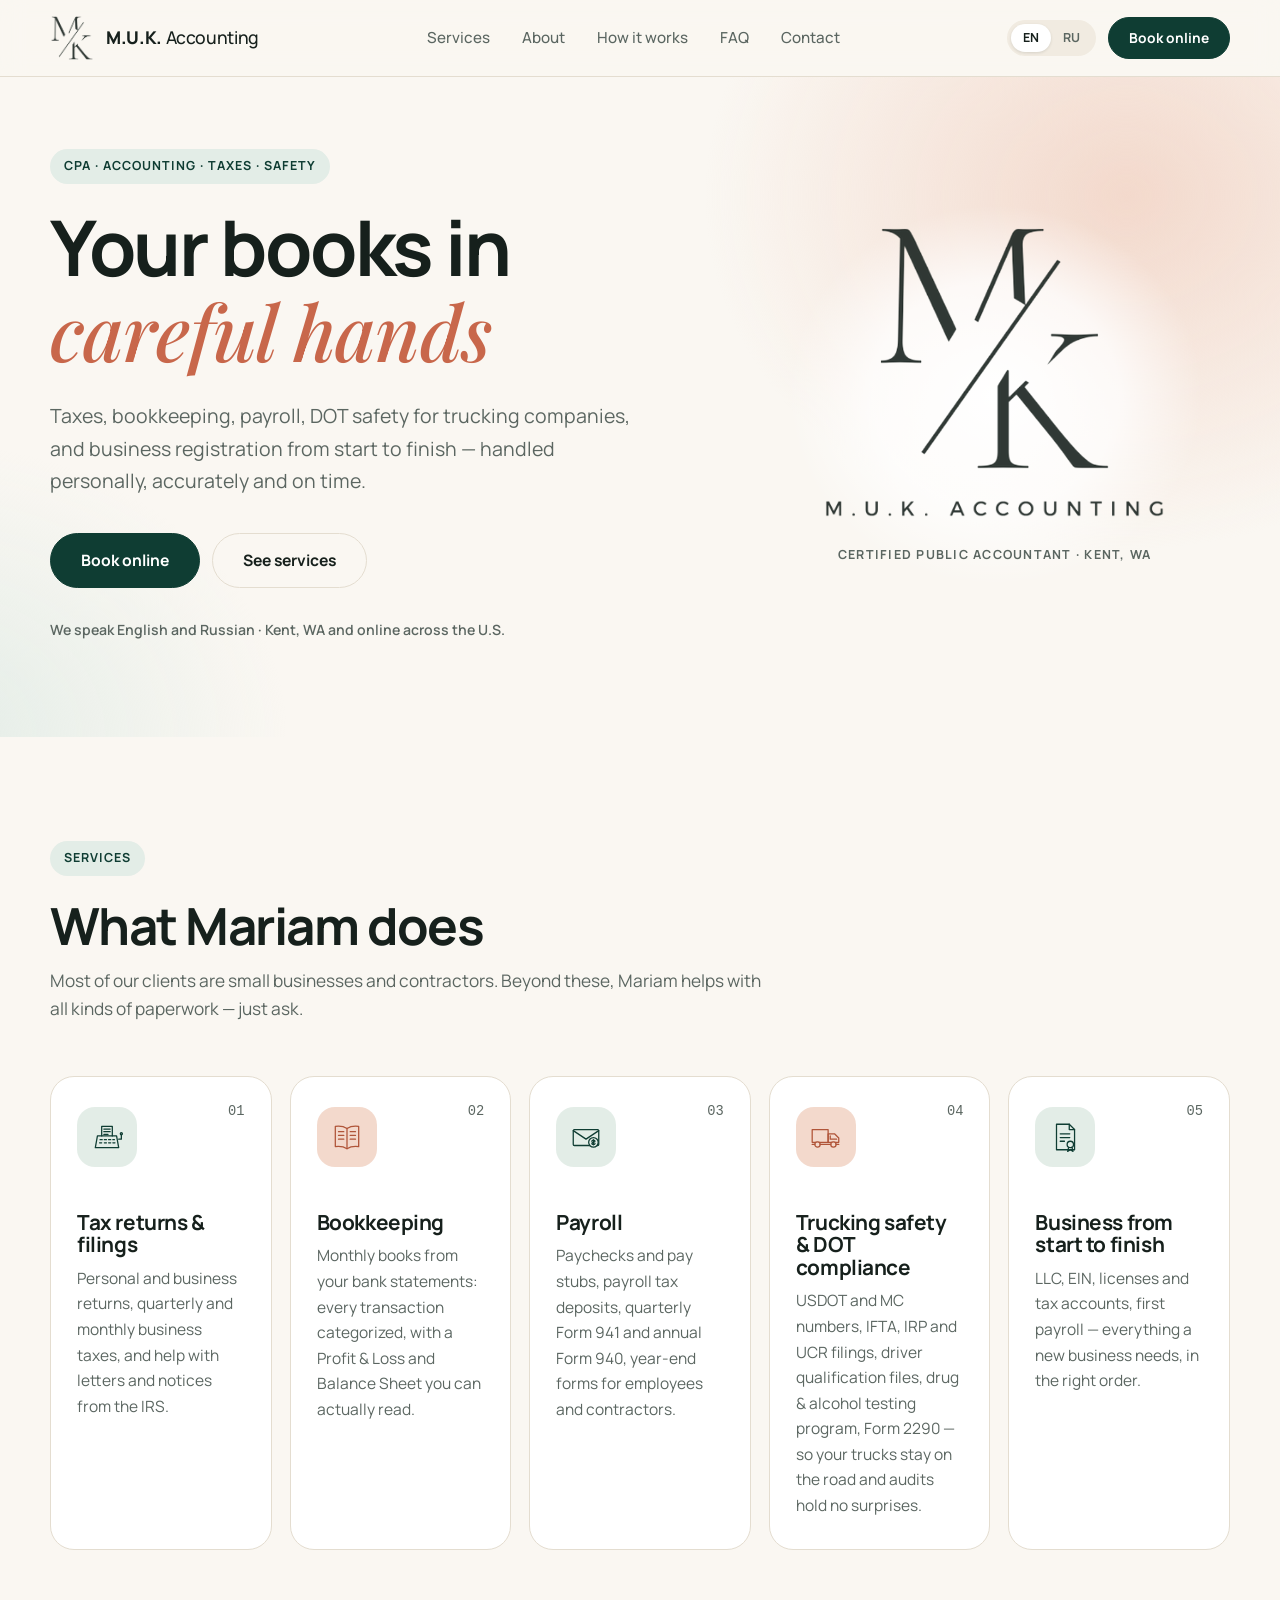
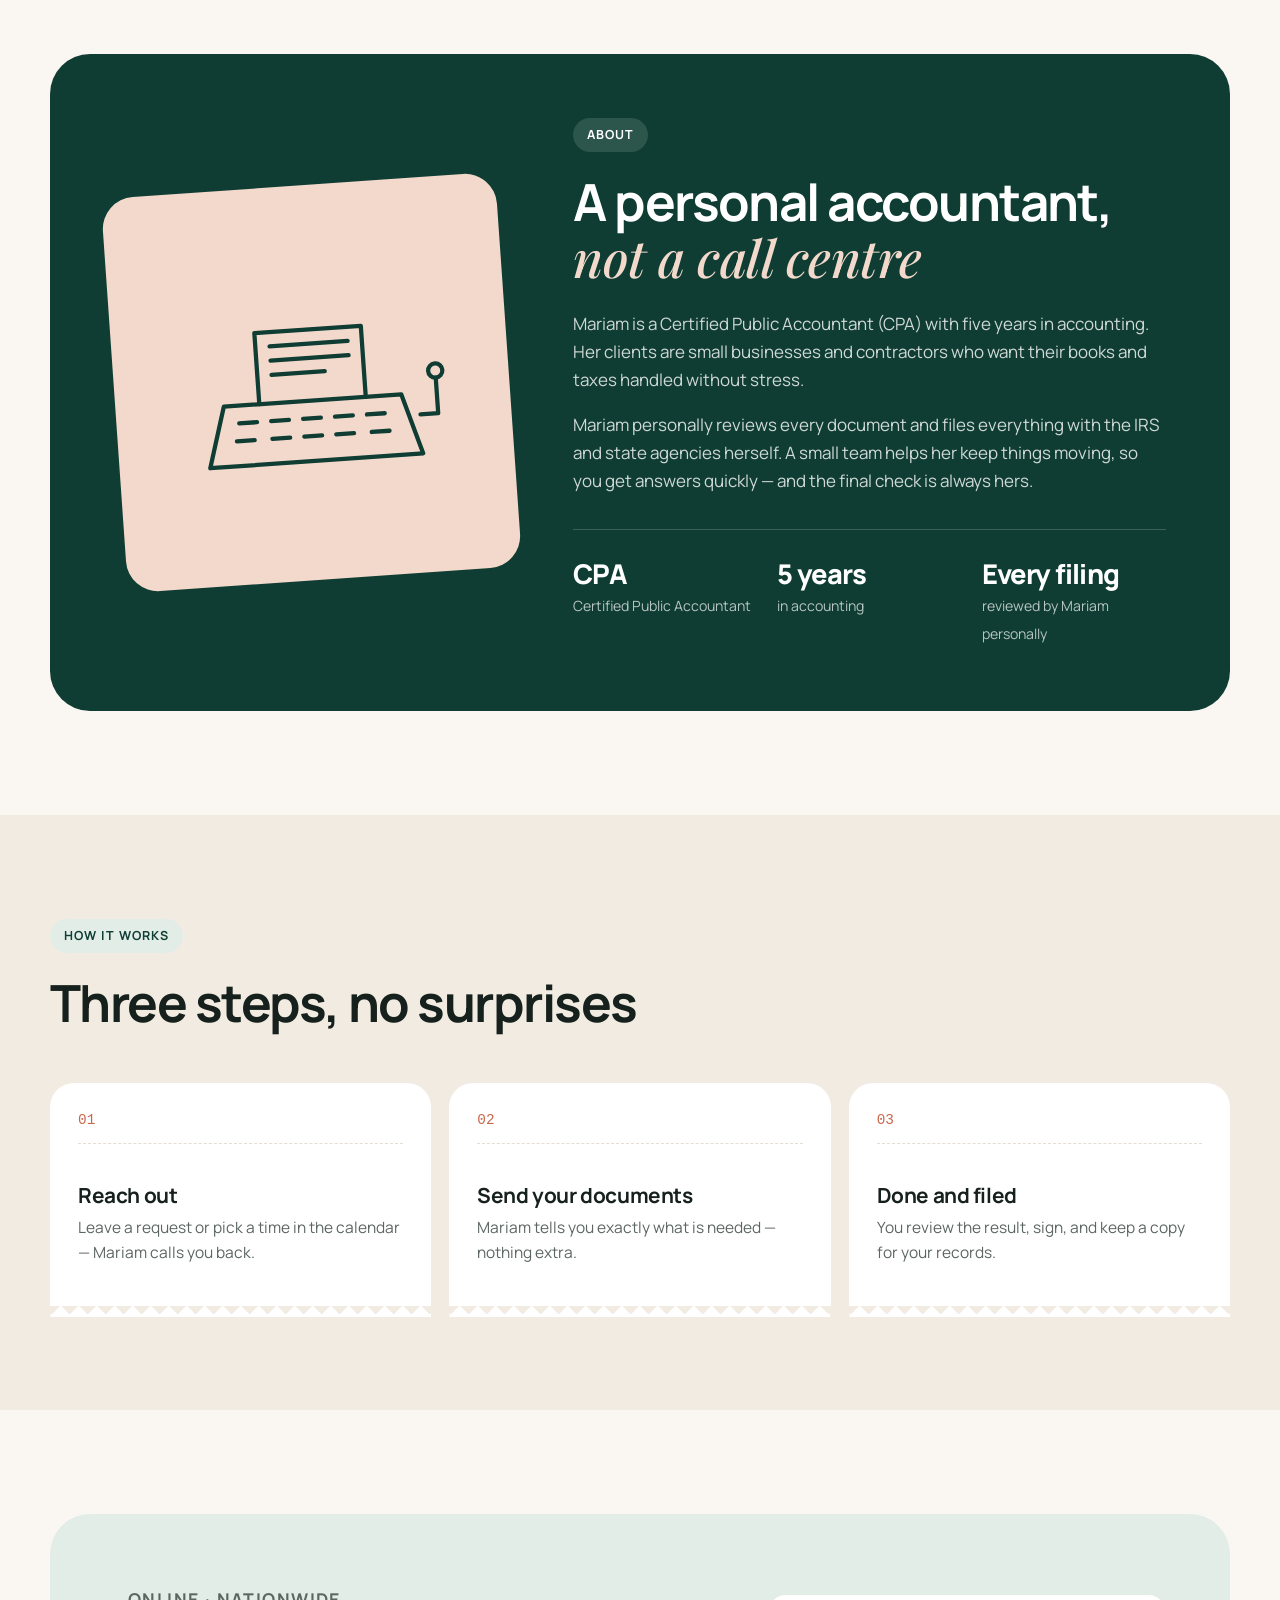
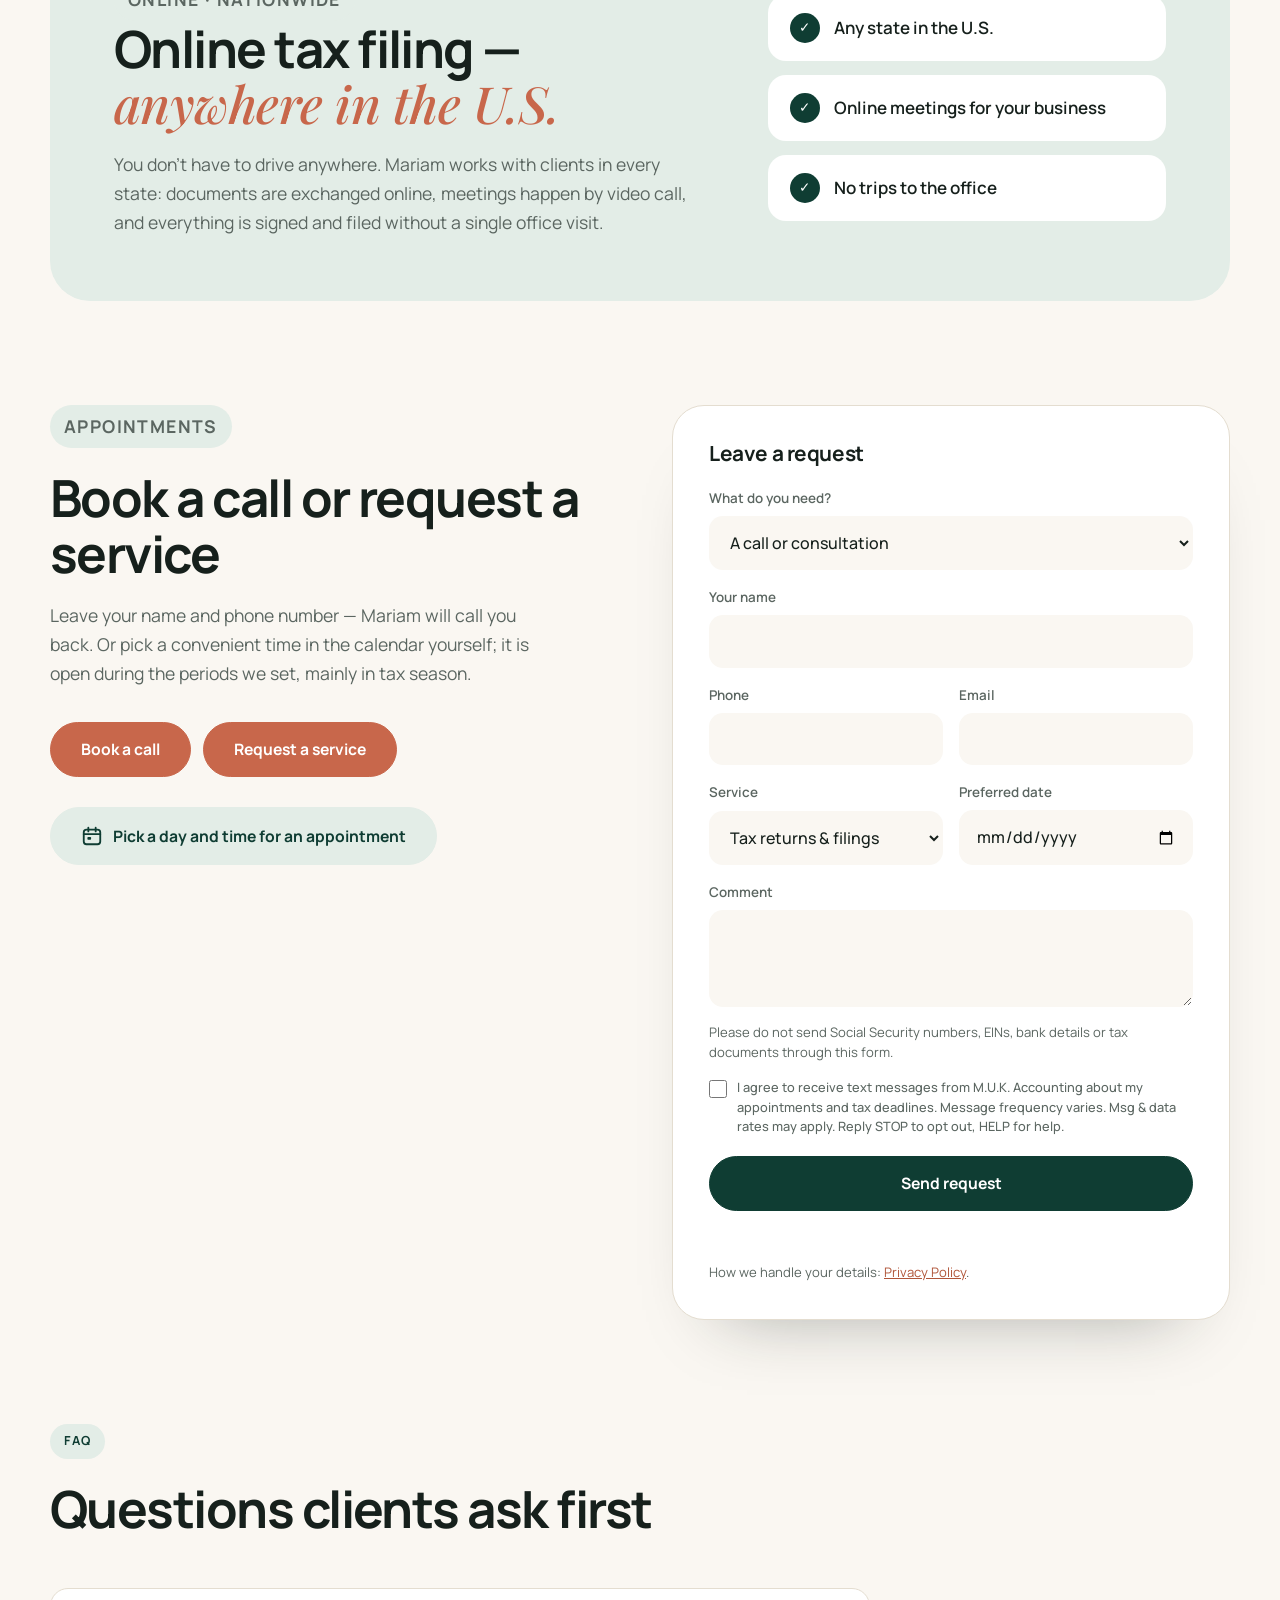
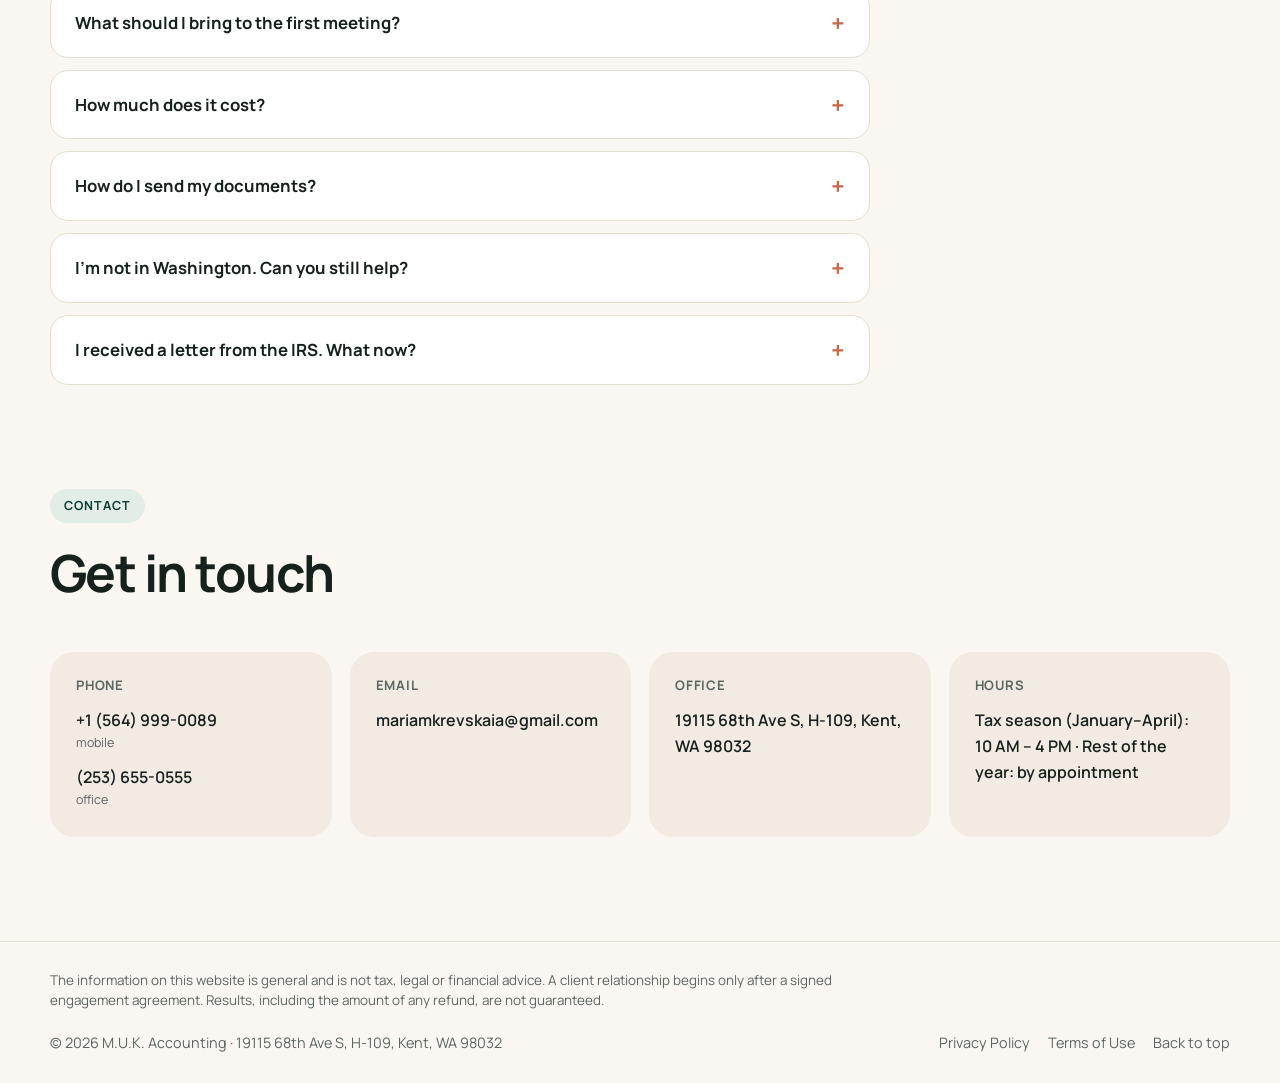
<file: index.html>
<!doctype html>
<html lang="en">
<head>
  <meta charset="utf-8">
  <meta name="viewport" content="width=device-width, initial-scale=1">
  <title>M.U.K. Accounting — CPA in Kent, WA · Taxes, Bookkeeping &amp; Payroll</title>
  <meta name="description" content="M.U.K. Accounting, Kent, WA: CPA services — tax returns, bookkeeping, payroll, DOT safety compliance for trucking companies, and business registration for small businesses and contractors. In person or online anywhere in the U.S.">
  <link rel="icon" href="images/favicon-32.png?v=4" type="image/png" sizes="32x32">
  <link rel="icon" href="images/favicon-192.png?v=4" type="image/png" sizes="192x192">
  <link rel="apple-touch-icon" href="images/apple-touch-icon.png?v=4">
  <meta property="og:type" content="website">
  <meta property="og:site_name" content="M.U.K. Accounting">
  <meta property="og:url" content="https://mukaccounting.net/">
  <meta property="og:title" content="M.U.K. Accounting — CPA in Kent, WA">
  <meta property="og:description" content="Tax returns, bookkeeping, payroll and business registration for small businesses and contractors. Kent, WA and online anywhere in the U.S. English · Русский.">
  <meta property="og:image" content="https://mukaccounting.net/images/og.jpg?v=4">
  <meta property="og:image:width" content="1200">
  <meta property="og:image:height" content="630">
  <meta property="og:image:alt" content="M.U.K. Accounting — taxes & bookkeeping in the U.S.">
  <meta property="og:locale" content="en_US">
  <meta property="og:locale:alternate" content="ru_RU">
  <meta name="twitter:card" content="summary_large_image">
  <meta name="twitter:title" content="M.U.K. Accounting — CPA in Kent, WA">
  <meta name="twitter:description" content="Tax returns, bookkeeping, payroll and business registration for small businesses and contractors. Kent, WA and online anywhere in the U.S. English · Русский.">
  <meta name="twitter:image" content="https://mukaccounting.net/images/og.jpg?v=4">
  <link rel="preconnect" href="https://fonts.googleapis.com">
  <link rel="preconnect" href="https://fonts.gstatic.com" crossorigin>
  <link href="https://fonts.googleapis.com/css2?family=Manrope:wght@400;500;600;700;800&family=Playfair+Display:ital,wght@1,500;1,600&display=swap" rel="stylesheet">
  <link rel="stylesheet" href="styles.css?v=20261009h">
</head>
<body>

<header class="site-header">
  <div class="wrap header-row">
    <a class="brand" href="#top" aria-label="M.U.K. Accounting">
      <img class="brand-mark" src="images/logo-mark.png?v=4" alt="">
      <span class="brand-text"><strong>M.U.K.</strong> Accounting</span>
    </a>
    <nav class="nav" id="nav">
      <a href="#services" data-i18n="nav.services">Services</a>
      <a href="#about" data-i18n="nav.about">About</a>
      <a href="#process" data-i18n="nav.process">How it works</a>
      <a href="#faq" data-i18n="nav.faq">FAQ</a>
      <a href="#contact" data-i18n="nav.contact">Contact</a>
    </nav>
    <div class="header-actions">
      <div class="lang" role="group" aria-label="Language">
        <button type="button" data-lang="en" class="is-active">EN</button>
        <button type="button" data-lang="ru">RU</button>
      </div>
      <a class="btn btn-small" href="#booking" data-i18n="cta.book">Book online</a>
      <button class="burger" id="burger" type="button" aria-label="Menu" aria-expanded="false"><span></span><span></span><span></span></button>
    </div>
  </div>
</header>

<main id="top">

  <section class="hero">
    <div class="wrap hero-grid">
      <div class="hero-copy">
        <p class="eyebrow" data-i18n="hero.eyebrow">CPA · Accounting · Taxes · Safety</p>
        <h1 data-i18n="hero.title">Your books in <em>careful hands</em></h1>
        <p class="lead" data-i18n="hero.lead">Taxes, bookkeeping, payroll, DOT safety for trucking companies, and business registration from start to finish — handled personally, accurately and on time.</p>
        <div class="hero-buttons">
          <a class="btn" href="#booking" data-i18n="cta.book">Book online</a>
          <a class="btn btn-ghost" href="#services" data-i18n="cta.services">See services</a>
        </div>
        <p class="hero-note" data-i18n="hero.note">We speak English and Russian · Kent, WA and online across the U.S.</p>
      </div>

      <div class="logo-panel">
        <div class="logo-stage">
          <img class="logo-big" src="images/logo-mark.png?v=4" alt="">
          <img class="logo-wordmark" src="images/logo-wordmark.png?v=5" alt="M.U.K. Accounting">
          <div class="logo-sub" data-i18n="hero.logoSub">Certified Public Accountant · Kent, WA</div>
        </div>
      </div>
    </div>
  </section>

  <section class="services" id="services">
    <div class="wrap">
      <header class="section-head">
        <p class="eyebrow" data-i18n="services.eyebrow">Services</p>
        <h2 data-i18n="services.title">What Mariam does</h2>
        <p class="section-sub" data-i18n="services.sub">Most of our clients are small businesses and contractors. Beyond these, Mariam helps with all kinds of paperwork — just ask.</p>
      </header>

      <div class="cards">
        <article class="card">
          <span class="num">01</span>
          <svg class="icon" viewBox="0 0 64 64" aria-hidden="true"><path d="M14 30h36l4 22H10z"/><path d="M22 30V12h20v18"/><path d="M26 17h12M26 22h12M26 27h8"/><path d="M19 37h4M27 37h4M35 37h4M43 37h3M18 43h4M27 43h4M35 43h4M43 43h4"/><path d="M54 36h5v-8"/><circle cx="59" cy="26" r="2"/></svg>
          <h3 data-i18n="s1.title">Tax returns &amp; filings</h3>
          <p data-i18n="s1.text">Personal and business returns, quarterly and monthly business taxes, and help with letters and notices from the IRS.</p>
        </article>
        <article class="card">
          <span class="num">02</span>
          <svg class="icon" viewBox="0 0 64 64" aria-hidden="true"><path d="M32 16c-6-4-14-5-22-4v38c8-1 16 0 22 4 6-4 14-5 22-4V12c-8-1-16 0-22 4z"/><path d="M32 16v38"/><path d="M16 22h10M16 29h10M16 36h10M38 22h10M38 29h10M38 36h10"/></svg>
          <h3 data-i18n="s2.title">Bookkeeping</h3>
          <p data-i18n="s2.text">Monthly books from your bank statements: every transaction categorized, with a Profit &amp; Loss and Balance Sheet you can actually read.</p>
        </article>
        <article class="card">
          <span class="num">03</span>
          <svg class="icon" viewBox="0 0 64 64" aria-hidden="true"><rect x="8" y="18" width="48" height="30" rx="2"/><path d="M8 20l24 16 24-16"/><circle cx="46" cy="42" r="9" class="fill"/><path d="M46 37v10M43 40c0-3 6-3 6 0s-6 1-6 4 6 3 6 0"/></svg>
          <h3 data-i18n="s3.title">Payroll</h3>
          <p data-i18n="s3.text">Paychecks and pay stubs, payroll tax deposits, quarterly Form 941 and annual Form 940, year-end forms for employees and contractors.</p>
        </article>
        <article class="card">
          <span class="num">04</span>
          <svg class="icon" viewBox="0 0 64 64" aria-hidden="true"><path d="M6 18h30v24H6z"/><path d="M36 26h12l8 8v8H36z"/><path d="M40 30v6h12"/><circle cx="16" cy="46" r="5" class="fill"/><circle cx="46" cy="46" r="5" class="fill"/><path d="M21 46h20M6 46h5M51 46h5"/></svg>
          <h3 data-i18n="s5.title">Trucking safety &amp; DOT compliance</h3>
          <p data-i18n="s5.text">USDOT and MC numbers, IFTA, IRP and UCR filings, driver qualification files, drug &amp; alcohol testing program, Form 2290 — so your trucks stay on the road and audits hold no surprises.</p>
        </article>
        <article class="card">
          <span class="num">05</span>
          <svg class="icon" viewBox="0 0 64 64" aria-hidden="true"><path d="M16 8h24l10 10v38H16z"/><path d="M40 8v10h10"/><path d="M23 26h18M23 33h18M23 40h8"/><circle cx="42" cy="46" r="6"/><path d="M39 51l-2 8 5-3 5 3-2-8"/></svg>
          <h3 data-i18n="s4.title">Business from start to finish</h3>
          <p data-i18n="s4.text">LLC, EIN, licenses and tax accounts, first payroll — everything a new business needs, in the right order.</p>
        </article>
      </div>
    </div>
  </section>

  <section class="about" id="about">
    <div class="wrap about-grid">
      <div class="gallery" aria-hidden="true">
        <div class="painting painting-b">
          <svg viewBox="0 0 160 120"><path d="M30 70h100l10 34H20z"/><path d="M50 70V30h60v40"/><path d="M58 38h44M58 46h44M58 54h30"/><path d="M38 80h10M56 80h10M74 80h10M92 80h10M110 80h10M36 90h10M56 90h10M74 90h10M92 90h10M112 90h10"/><path d="M140 82h10V62"/><circle cx="150" cy="58" r="4"/></svg>
        </div>
      </div>
      <div class="about-copy">
        <p class="eyebrow" data-i18n="about.eyebrow">About</p>
        <h2 data-i18n="about.title">A personal accountant, <em>not a call centre</em></h2>
        <p data-i18n="about.p1">Mariam is a Certified Public Accountant (CPA) with five years in accounting. Her clients are small businesses and contractors who want their books and taxes handled without stress.</p>
        <p data-i18n="about.p2">Mariam personally reviews every document and files everything with the IRS and state agencies herself. A small team helps her keep things moving, so you get answers quickly — and the final check is always hers.</p>
        <ul class="facts">
          <li><strong data-i18n="fact1.n">CPA</strong><span data-i18n="fact1.t">Certified Public Accountant</span></li>
          <li><strong data-i18n="fact2.n">5 years</strong><span data-i18n="fact2.t">in accounting</span></li>
          <li><strong data-i18n="fact3.n">Every filing</strong><span data-i18n="fact3.t">reviewed by Mariam personally</span></li>
        </ul>
      </div>
    </div>
  </section>

  <section class="process" id="process">
    <div class="wrap">
      <header class="section-head">
        <p class="eyebrow" data-i18n="process.eyebrow">How it works</p>
        <h2 data-i18n="process.title">Three steps, no surprises</h2>
      </header>
      <ol class="tape">
        <li><span class="tape-n">01</span><div><h3 data-i18n="p1.title">Reach out</h3><p data-i18n="p1.text">Leave a request or pick a time in the calendar — Mariam calls you back.</p></div></li>
        <li><span class="tape-n">02</span><div><h3 data-i18n="p2.title">Send your documents</h3><p data-i18n="p2.text">Mariam tells you exactly what is needed — nothing extra.</p></div></li>
        <li><span class="tape-n">03</span><div><h3 data-i18n="p3.title">Done and filed</h3><p data-i18n="p3.text">You review the result, sign, and keep a copy for your records.</p></div></li>
      </ol>
    </div>
  </section>

  <section class="online" id="online">
    <div class="wrap online-grid">
      <div>
        <p class="eyebrow" data-i18n="online.eyebrow">Online · nationwide</p>
        <h2 data-i18n="online.title">Online tax filing — <em>anywhere in the U.S.</em></h2>
        <p data-i18n="online.text">You don't have to drive anywhere. Mariam works with clients in every state: documents are exchanged online, meetings happen by video call, and everything is signed and filed without a single office visit.</p>
      </div>
      <ul class="online-points">
        <li data-i18n="online.p1">Any state in the U.S.</li>
        <li data-i18n="online.p2">Online meetings for your business</li>
        <li data-i18n="online.p3">No trips to the office</li>
      </ul>
    </div>
  </section>

  <section class="booking" id="booking">
    <div class="wrap booking-grid">
      <div class="booking-copy">
        <p class="eyebrow" data-i18n="booking.eyebrow">Appointments</p>
        <h2 data-i18n="booking.title">Book a call or request a service</h2>
        <p data-i18n="booking.text">Choose what you need: a short call with Mariam or a specific service. Online booking is open during the periods we set — mainly in tax season. At other times, leave a request and Mariam will get back to you.</p>
        <div class="booking-actions">
          <a class="btn btn-clay" id="call-link" href="#booking-form" data-type="call" data-i18n="booking.open">Book a call</a>
          <a class="btn btn-ghost" id="service-link" href="#booking-form" data-type="service" data-i18n="booking.service">Request a service</a>
        </div>
        <div class="booking-alt" id="booking-alt">
          <a class="btn btn-calendar" id="booking-link" href="#booking-form">
            <svg viewBox="0 0 24 24" aria-hidden="true"><rect x="3" y="5" width="18" height="16" rx="3"/><path d="M3 10h18M8 3v4M16 3v4"/><rect x="7" y="13" width="4" height="3" rx="0.8" class="fill"/></svg>
            <span data-i18n="booking.calendar">Pick a day and time for an appointment</span>
          </a>
        </div>
      </div>

      <form class="booking-form" id="booking-form" novalidate>
        <h3 data-i18n="form.title">Leave a request</h3>
        <label><span data-i18n="form.type">What do you need?</span>
          <select name="type" id="form-type">
            <option value="call" data-i18n="form.typeCall">A call or consultation</option>
            <option value="service" data-i18n="form.typeService">A service: taxes, bookkeeping, payroll…</option>
          </select>
        </label>
        <label><span data-i18n="form.name">Your name</span><input name="name" type="text" autocomplete="name" required></label>
        <input class="hp" name="website" type="text" tabindex="-1" autocomplete="off" aria-hidden="true">
        <div class="row">
          <label><span data-i18n="form.phone">Phone</span><input name="phone" type="tel" autocomplete="tel" required></label>
          <label><span data-i18n="form.email">Email</span><input name="email" type="email" autocomplete="email"></label>
        </div>
        <div class="row">
          <label><span data-i18n="form.service">Service</span>
            <select name="service">
              <option data-i18n="s1.title">Tax returns &amp; filings</option>
              <option data-i18n="s2.title">Bookkeeping</option>
              <option data-i18n="s3.title">Payroll</option>
              <option data-i18n="s5.title">Trucking safety &amp; DOT compliance</option>
              <option data-i18n="s4.title">Business from start to finish</option>
              <option data-i18n="form.other">Other</option>
            </select>
          </label>
          <label><span data-i18n="form.date">Preferred date</span><input name="date" type="date"></label>
        </div>
        <label><span data-i18n="form.msg">Comment</span><textarea name="message" rows="3"></textarea></label>
        <p class="form-note" data-i18n="form.note">Please do not send Social Security numbers, EINs, bank details or tax documents through this form.</p>
        <label class="consent">
          <input name="sms" type="checkbox" value="yes">
          <span data-i18n="form.sms">I agree to receive text messages from M.U.K. Accounting about my appointments and tax deadlines. Message frequency varies. Msg &amp; data rates may apply. Reply STOP to opt out, HELP for help.</span>
        </label>
        <button class="btn" type="submit" data-i18n="form.send">Send request</button>
        <p class="form-status" id="form-status" role="status"></p>
        <p class="form-note" data-i18n="form.privacy">How we handle your details: <a href="privacy.html">Privacy Policy</a>.</p>
      </form>
    </div>
  </section>

  <section class="faq" id="faq">
    <div class="wrap">
      <header class="section-head">
        <p class="eyebrow" data-i18n="faq.eyebrow">FAQ</p>
        <h2 data-i18n="faq.title">Questions clients ask first</h2>
      </header>
      <div class="faq-list">
        <details>
          <summary data-i18n="q1.q">What should I bring to the first meeting?</summary>
          <p data-i18n="q1.a">Your bank statements for the period, last year's tax return if you have one, and payroll details if you have employees. After you book, Mariam sends a short list of exactly what is needed in your case.</p>
        </details>
        <details>
          <summary data-i18n="q2.q">How much does it cost?</summary>
          <p data-i18n="q2.a">There is no fixed price list: the fee depends on the amount of work and is agreed per month, quarter or year. You get a quote after a short conversation, before any work starts.</p>
        </details>
        <details>
          <summary data-i18n="q3.q">How do I send my documents?</summary>
          <p data-i18n="q3.a">Not through this website. After you book, Mariam will explain a safe way to share your documents. Never email Social Security numbers or bank details.</p>
        </details>
        <details>
          <summary data-i18n="q4.q">I'm not in Washington. Can you still help?</summary>
          <p data-i18n="q4.a">Yes. Mariam works with clients in any state: the meeting is a video call, documents are shared online, and nothing requires a visit to the office.</p>
        </details>
        <details>
          <summary data-i18n="q5.q">I received a letter from the IRS. What now?</summary>
          <p data-i18n="q5.a">Don't put it aside: most notices have a deadline. Book a time and bring the letter — Mariam will explain what it means and how to respond.</p>
        </details>
      </div>
    </div>
  </section>

  <section class="contact" id="contact">
    <div class="wrap">
      <header class="section-head">
        <p class="eyebrow" data-i18n="contact.eyebrow">Contact</p>
        <h2 data-i18n="contact.title">Get in touch</h2>
      </header>
      <div class="contact-grid">
        <div class="contact-item">
          <h3 data-i18n="contact.phone">Phone</h3>
          <a id="c-phone" href="#">[mobile]</a><span class="contact-label" data-i18n="contact.mobile">mobile</span>
          <a id="c-phone2" href="#">[office]</a><span class="contact-label" data-i18n="contact.office">office</span>
        </div>
        <div class="contact-item"><h3 data-i18n="contact.email">Email</h3><a id="c-email" href="#">[email]</a></div>
        <div class="contact-item"><h3 data-i18n="contact.address">Office</h3><p id="c-address">[address]</p></div>
        <div class="contact-item"><h3 data-i18n="contact.hours">Hours</h3><p id="c-hours">[working hours]</p></div>
      </div>
    </div>
  </section>

</main>

<footer class="site-footer">
  <div class="wrap">
    <p class="footer-disclaimer" data-i18n="footer.disclaimer">The information on this website is general and is not tax, legal or financial advice. A client relationship begins only after a signed engagement agreement. Results, including the amount of any refund, are not guaranteed.</p>
    <div class="footer-row">
      <span>© <span id="year"></span> M.U.K. Accounting · <span id="f-address">[mailing address]</span></span>
      <nav class="footer-links">
        <a href="privacy.html" data-i18n="footer.privacy">Privacy Policy</a>
        <a href="terms.html" data-i18n="footer.terms">Terms of Use</a>
        <a href="#top" data-i18n="footer.top">Back to top</a>
      </nav>
    </div>
  </div>
</footer>

<script src="config.js?v=20261009g"></script>
<script src="script.js?v=20261009i"></script>
</body>
</html>
</file>
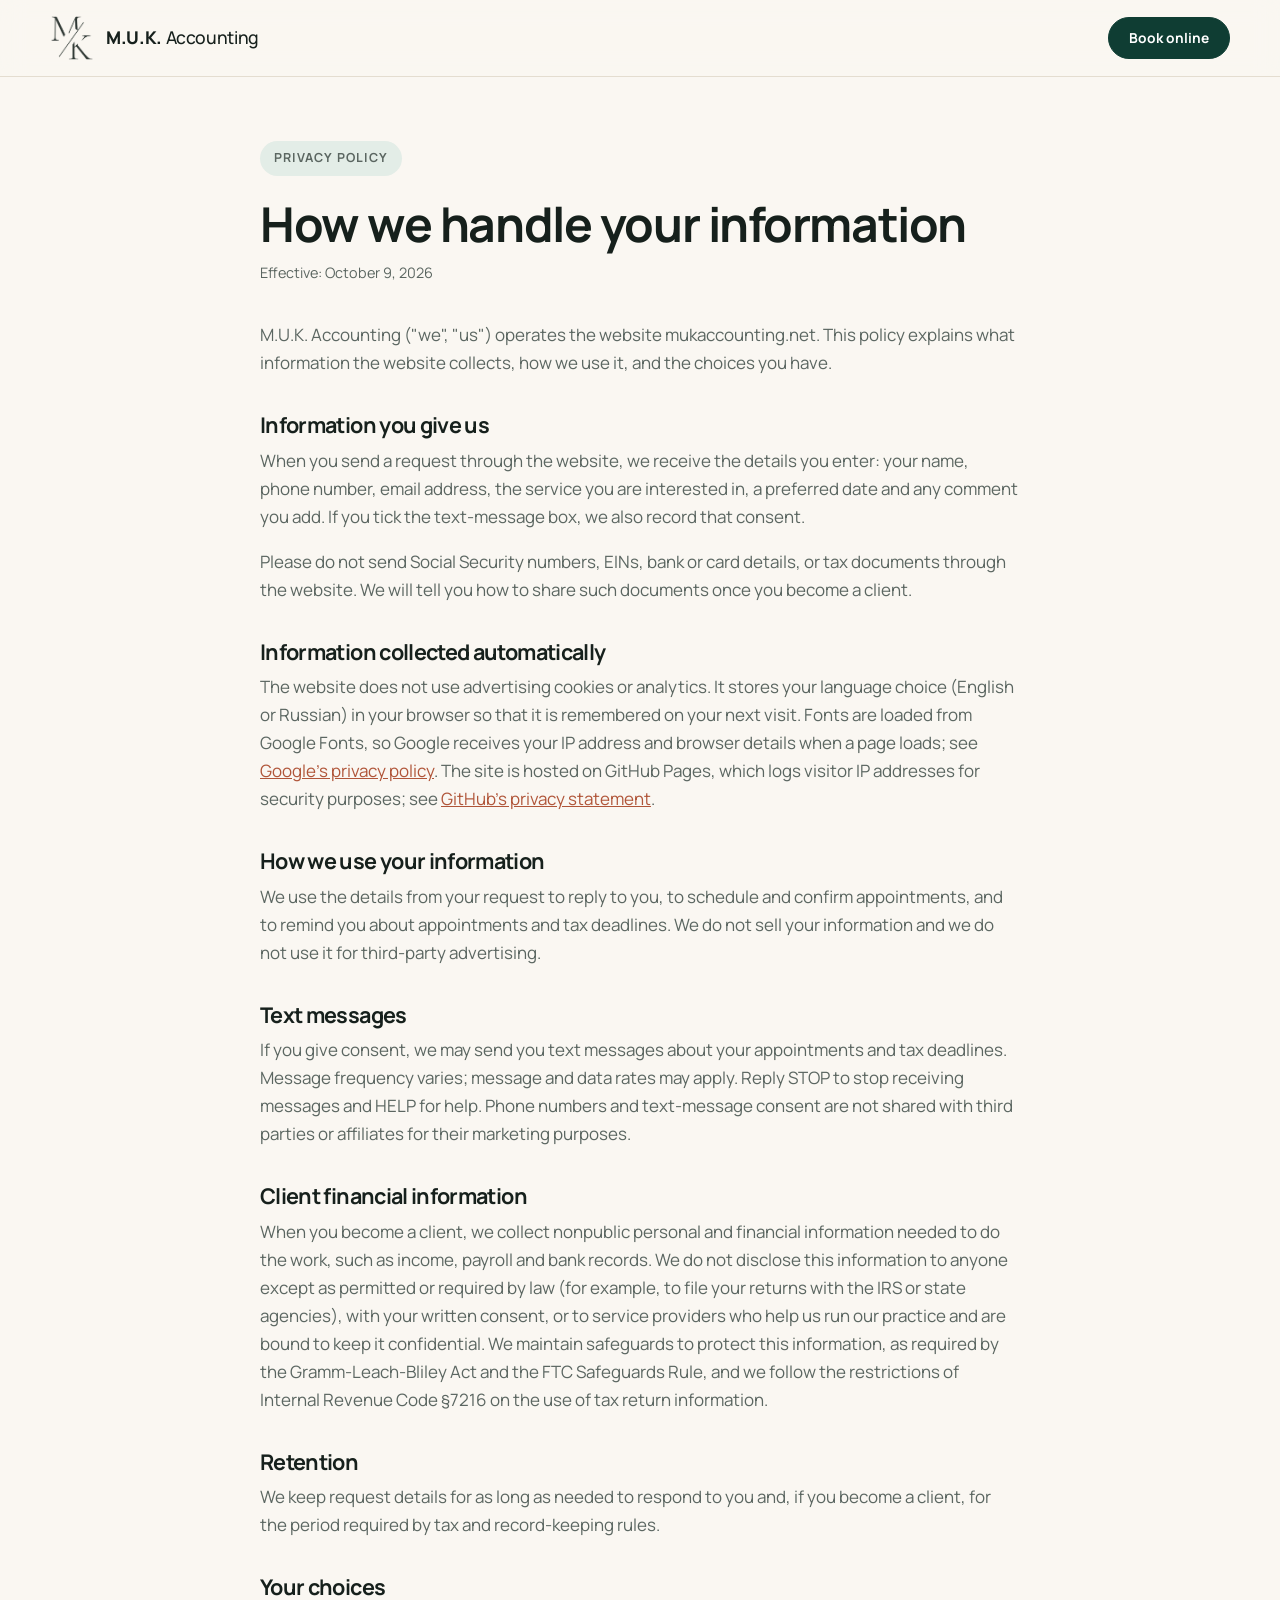
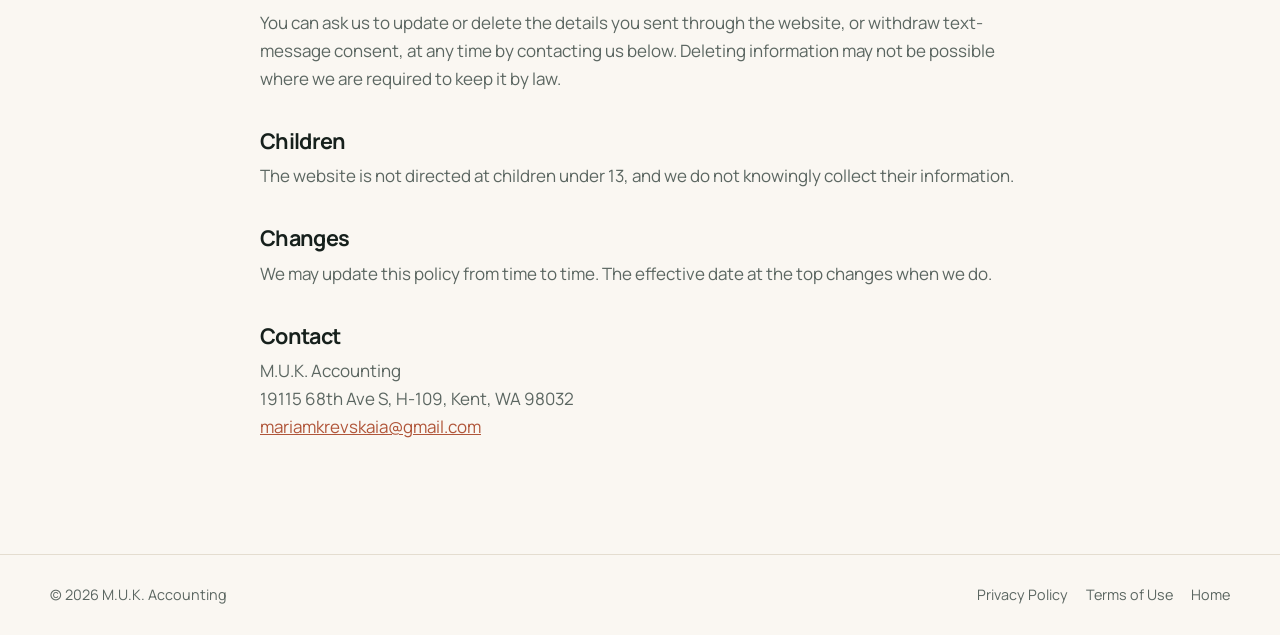
<file: privacy.html>
<!doctype html>
<html lang="en">
<head>
  <meta charset="utf-8">
  <meta name="viewport" content="width=device-width, initial-scale=1">
  <title>Privacy Policy — M.U.K. Accounting</title>
  <meta name="description" content="How M.U.K. Accounting collects, uses and protects the information you share through mukaccounting.net.">
  <link rel="icon" href="images/favicon-32.png?v=4" type="image/png" sizes="32x32">
  <link rel="icon" href="images/favicon-192.png?v=4" type="image/png" sizes="192x192">
  <link rel="apple-touch-icon" href="images/apple-touch-icon.png?v=4">
  <meta property="og:type" content="website">
  <meta property="og:site_name" content="M.U.K. Accounting">
  <meta property="og:url" content="https://mukaccounting.net/privacy.html">
  <meta property="og:title" content="Privacy Policy — M.U.K. Accounting">
  <meta property="og:description" content="How M.U.K. Accounting collects, uses and protects the information you share through mukaccounting.net.">
  <meta property="og:image" content="https://mukaccounting.net/images/og.jpg?v=4">
  <meta property="og:image:width" content="1200">
  <meta property="og:image:height" content="630">
  <meta property="og:image:alt" content="M.U.K. Accounting — taxes & bookkeeping in the U.S.">
  <meta property="og:locale" content="en_US">
  <meta property="og:locale:alternate" content="ru_RU">
  <meta name="twitter:card" content="summary_large_image">
  <meta name="twitter:title" content="Privacy Policy — M.U.K. Accounting">
  <meta name="twitter:description" content="How M.U.K. Accounting collects, uses and protects the information you share through mukaccounting.net.">
  <meta name="twitter:image" content="https://mukaccounting.net/images/og.jpg?v=4">
  <link rel="preconnect" href="https://fonts.googleapis.com">
  <link rel="preconnect" href="https://fonts.gstatic.com" crossorigin>
  <link href="https://fonts.googleapis.com/css2?family=Manrope:wght@400;500;600;700;800&family=Playfair+Display:ital,wght@1,500;1,600&display=swap" rel="stylesheet">
  <link rel="stylesheet" href="styles.css?v=20261009h">
</head>
<body>

<header class="site-header">
  <div class="wrap header-row">
    <a class="brand" href="index.html" aria-label="M.U.K. Accounting">
      <img class="brand-mark" src="images/logo-mark.png?v=4" alt="">
      <span class="brand-text"><strong>M.U.K.</strong> Accounting</span>
    </a>
    <a class="btn btn-small" href="index.html#booking">Book online</a>
  </div>
</header>

<main class="legal-main">
  <div class="wrap legal-wrap">
    <p class="eyebrow">Privacy Policy</p>
    <h1>How we handle your information</h1>
    <p class="legal-date">Effective: October 9, 2026</p>

    <p>M.U.K. Accounting ("we", "us") operates the website mukaccounting.net. This policy explains what information the website collects, how we use it, and the choices you have.</p>

    <h2>Information you give us</h2>
    <p>When you send a request through the website, we receive the details you enter: your name, phone number, email address, the service you are interested in, a preferred date and any comment you add. If you tick the text-message box, we also record that consent.</p>
    <p>Please do not send Social Security numbers, EINs, bank or card details, or tax documents through the website. We will tell you how to share such documents once you become a client.</p>

    <h2>Information collected automatically</h2>
    <p>The website does not use advertising cookies or analytics. It stores your language choice (English or Russian) in your browser so that it is remembered on your next visit. Fonts are loaded from Google Fonts, so Google receives your IP address and browser details when a page loads; see <a href="https://policies.google.com/privacy" rel="noopener">Google's privacy policy</a>. The site is hosted on GitHub Pages, which logs visitor IP addresses for security purposes; see <a href="https://docs.github.com/site-policy/privacy-policies/github-general-privacy-statement" rel="noopener">GitHub's privacy statement</a>.</p>

    <h2>How we use your information</h2>
    <p>We use the details from your request to reply to you, to schedule and confirm appointments, and to remind you about appointments and tax deadlines. We do not sell your information and we do not use it for third-party advertising.</p>

    <h2>Text messages</h2>
    <p>If you give consent, we may send you text messages about your appointments and tax deadlines. Message frequency varies; message and data rates may apply. Reply STOP to stop receiving messages and HELP for help. Phone numbers and text-message consent are not shared with third parties or affiliates for their marketing purposes.</p>

    <h2>Client financial information</h2>
    <p>When you become a client, we collect nonpublic personal and financial information needed to do the work, such as income, payroll and bank records. We do not disclose this information to anyone except as permitted or required by law (for example, to file your returns with the IRS or state agencies), with your written consent, or to service providers who help us run our practice and are bound to keep it confidential. We maintain safeguards to protect this information, as required by the Gramm-Leach-Bliley Act and the FTC Safeguards Rule, and we follow the restrictions of Internal Revenue Code §7216 on the use of tax return information.</p>

    <h2>Retention</h2>
    <p>We keep request details for as long as needed to respond to you and, if you become a client, for the period required by tax and record-keeping rules.</p>

    <h2>Your choices</h2>
    <p>You can ask us to update or delete the details you sent through the website, or withdraw text-message consent, at any time by contacting us below. Deleting information may not be possible where we are required to keep it by law.</p>

    <h2>Children</h2>
    <p>The website is not directed at children under 13, and we do not knowingly collect their information.</p>

    <h2>Changes</h2>
    <p>We may update this policy from time to time. The effective date at the top changes when we do.</p>

    <h2>Contact</h2>
    <p>M.U.K. Accounting<br><span id="legal-address">[mailing address]</span><br><a id="legal-email" href="#">[email]</a></p>
  </div>
</main>

<footer class="site-footer">
  <div class="wrap footer-row">
    <span>© <span id="year"></span> M.U.K. Accounting</span>
    <nav class="footer-links">
      <a href="privacy.html">Privacy Policy</a>
      <a href="terms.html">Terms of Use</a>
      <a href="index.html">Home</a>
    </nav>
  </div>
</footer>

<script src="config.js?v=20261009g"></script>
<script src="legal.js?v=20261009c"></script>
</body>
</html>
</file>
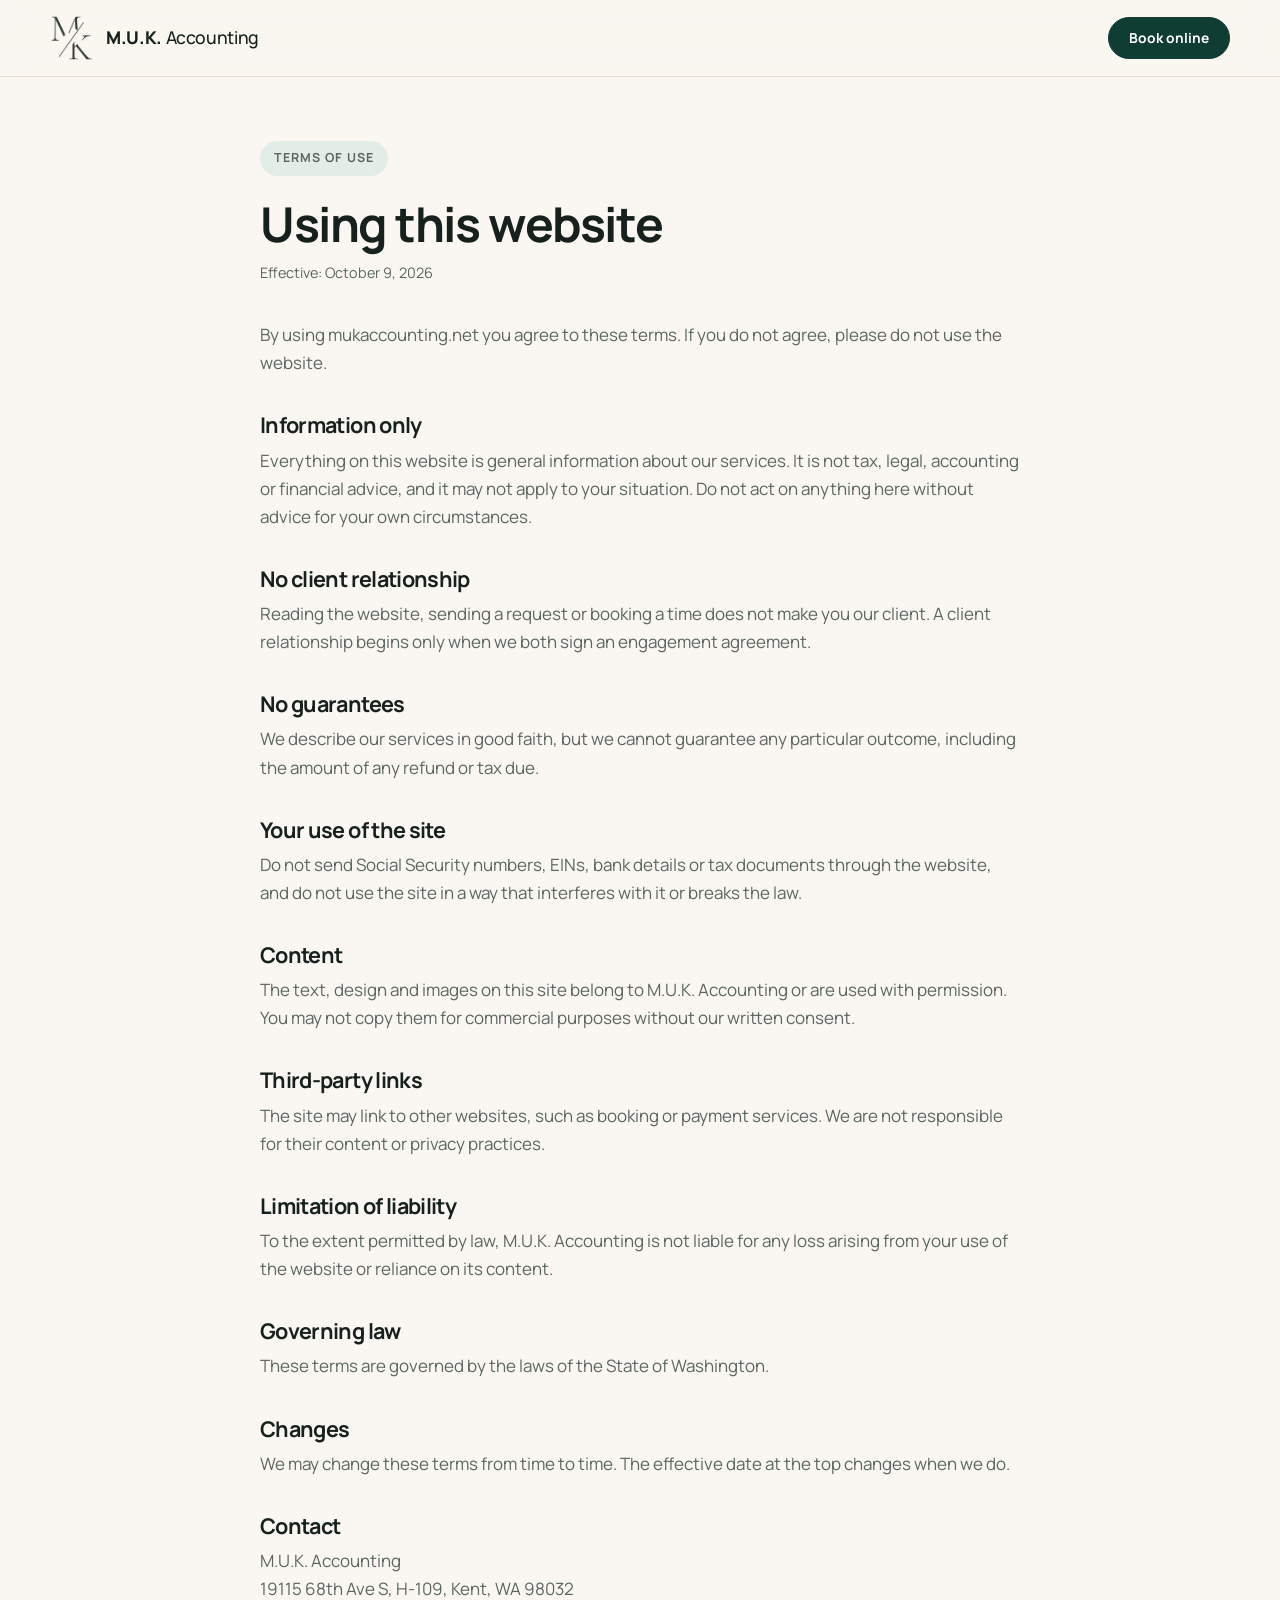
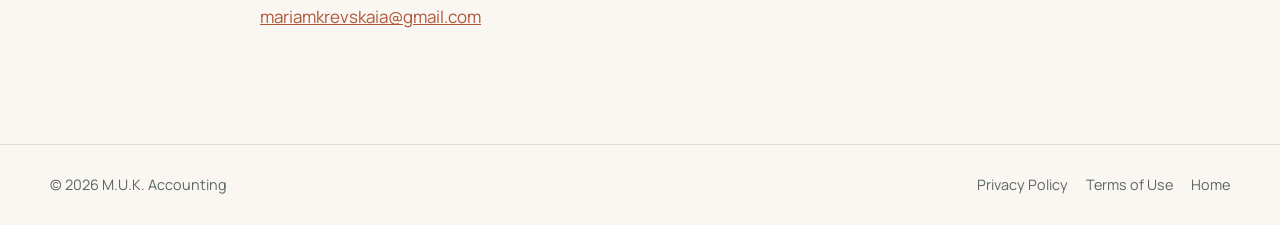
<file: terms.html>
<!doctype html>
<html lang="en">
<head>
  <meta charset="utf-8">
  <meta name="viewport" content="width=device-width, initial-scale=1">
  <title>Terms of Use — M.U.K. Accounting</title>
  <meta name="description" content="Terms of use for the M.U.K. Accounting website, mukaccounting.net.">
  <link rel="icon" href="images/favicon-32.png?v=4" type="image/png" sizes="32x32">
  <link rel="icon" href="images/favicon-192.png?v=4" type="image/png" sizes="192x192">
  <link rel="apple-touch-icon" href="images/apple-touch-icon.png?v=4">
  <meta property="og:type" content="website">
  <meta property="og:site_name" content="M.U.K. Accounting">
  <meta property="og:url" content="https://mukaccounting.net/terms.html">
  <meta property="og:title" content="Terms of Use — M.U.K. Accounting">
  <meta property="og:description" content="Terms of use for the M.U.K. Accounting website, mukaccounting.net.">
  <meta property="og:image" content="https://mukaccounting.net/images/og.jpg?v=4">
  <meta property="og:image:width" content="1200">
  <meta property="og:image:height" content="630">
  <meta property="og:image:alt" content="M.U.K. Accounting — taxes & bookkeeping in the U.S.">
  <meta property="og:locale" content="en_US">
  <meta property="og:locale:alternate" content="ru_RU">
  <meta name="twitter:card" content="summary_large_image">
  <meta name="twitter:title" content="Terms of Use — M.U.K. Accounting">
  <meta name="twitter:description" content="Terms of use for the M.U.K. Accounting website, mukaccounting.net.">
  <meta name="twitter:image" content="https://mukaccounting.net/images/og.jpg?v=4">
  <link rel="preconnect" href="https://fonts.googleapis.com">
  <link rel="preconnect" href="https://fonts.gstatic.com" crossorigin>
  <link href="https://fonts.googleapis.com/css2?family=Manrope:wght@400;500;600;700;800&family=Playfair+Display:ital,wght@1,500;1,600&display=swap" rel="stylesheet">
  <link rel="stylesheet" href="styles.css?v=20261009h">
</head>
<body>

<header class="site-header">
  <div class="wrap header-row">
    <a class="brand" href="index.html" aria-label="M.U.K. Accounting">
      <img class="brand-mark" src="images/logo-mark.png?v=4" alt="">
      <span class="brand-text"><strong>M.U.K.</strong> Accounting</span>
    </a>
    <a class="btn btn-small" href="index.html#booking">Book online</a>
  </div>
</header>

<main class="legal-main">
  <div class="wrap legal-wrap">
    <p class="eyebrow">Terms of Use</p>
    <h1>Using this website</h1>
    <p class="legal-date">Effective: October 9, 2026</p>

    <p>By using mukaccounting.net you agree to these terms. If you do not agree, please do not use the website.</p>

    <h2>Information only</h2>
    <p>Everything on this website is general information about our services. It is not tax, legal, accounting or financial advice, and it may not apply to your situation. Do not act on anything here without advice for your own circumstances.</p>

    <h2>No client relationship</h2>
    <p>Reading the website, sending a request or booking a time does not make you our client. A client relationship begins only when we both sign an engagement agreement.</p>

    <h2>No guarantees</h2>
    <p>We describe our services in good faith, but we cannot guarantee any particular outcome, including the amount of any refund or tax due.</p>

    <h2>Your use of the site</h2>
    <p>Do not send Social Security numbers, EINs, bank details or tax documents through the website, and do not use the site in a way that interferes with it or breaks the law.</p>

    <h2>Content</h2>
    <p>The text, design and images on this site belong to M.U.K. Accounting or are used with permission. You may not copy them for commercial purposes without our written consent.</p>

    <h2>Third-party links</h2>
    <p>The site may link to other websites, such as booking or payment services. We are not responsible for their content or privacy practices.</p>

    <h2>Limitation of liability</h2>
    <p>To the extent permitted by law, M.U.K. Accounting is not liable for any loss arising from your use of the website or reliance on its content.</p>

    <h2>Governing law</h2>
    <p>These terms are governed by the laws of the State of Washington.</p>

    <h2>Changes</h2>
    <p>We may change these terms from time to time. The effective date at the top changes when we do.</p>

    <h2>Contact</h2>
    <p>M.U.K. Accounting<br><span id="legal-address">[mailing address]</span><br><a id="legal-email" href="#">[email]</a></p>
  </div>
</main>

<footer class="site-footer">
  <div class="wrap footer-row">
    <span>© <span id="year"></span> M.U.K. Accounting</span>
    <nav class="footer-links">
      <a href="privacy.html">Privacy Policy</a>
      <a href="terms.html">Terms of Use</a>
      <a href="index.html">Home</a>
    </nav>
  </div>
</footer>

<script src="config.js?v=20261009g"></script>
<script src="legal.js?v=20261009c"></script>
</body>
</html>
</file>
<file: styles.css>
:root {
  --bg: #faf7f2;
  --bg-2: #f1ebe1;
  --card: #ffffff;
  --ink: #16201c;
  --ink-soft: #5b6661;
  --green: #0f3d33;
  --green-2: #0a2c25;
  --blush: #f3d9cc;
  --clay: #c8674b;
  --clay-2: #b05539;
  --line: #e4ddd0;
  --sans: "Manrope", system-ui, -apple-system, "Segoe UI", sans-serif;
  --serif: "Playfair Display", Georgia, serif;
  --radius: 24px;
}

* { box-sizing: border-box; }
html { scroll-behavior: smooth; scroll-padding-top: 88px; }
body {
  margin: 0;
  font-family: var(--sans);
  font-size: 17px;
  line-height: 1.65;
  color: var(--ink);
  background: var(--bg);
  -webkit-font-smoothing: antialiased;
}
img, svg { max-width: 100%; display: block; }
a { color: inherit; }
h1, h2, h3 { font-family: var(--sans); font-weight: 700; line-height: 1.08; letter-spacing: -0.03em; margin: 0; }
h1 { font-size: clamp(2.6rem, 6.2vw, 4.8rem); }
h2 { font-size: clamp(2rem, 4.2vw, 3.2rem); }
h3 { font-size: 1.3rem; letter-spacing: -0.02em; }
h1 em, h2 em { font-family: var(--serif); font-style: italic; font-weight: 500; letter-spacing: -0.01em; color: var(--clay); }
p { margin: 0 0 1em; }
.wrap { width: min(1180px, 100% - 48px); margin-inline: auto; }

.eyebrow {
  display: inline-block;
  font-size: 0.78rem; font-weight: 700; letter-spacing: 0.08em; text-transform: uppercase;
  color: var(--green);
  background: #e3ede7;
  padding: 7px 14px; border-radius: 999px;
  margin: 0 0 22px;
}
.rule { display: none; }
.section-head { margin-bottom: 52px; max-width: 720px; }

/* Buttons */
.btn {
  display: inline-flex; align-items: center; justify-content: center;
  padding: 17px 30px;
  font: 700 0.98rem/1.2 var(--sans);
  text-align: center;
  text-decoration: none;
  color: #fff;
  background: var(--green);
  border: 1.5px solid var(--green);
  border-radius: 999px;
  cursor: pointer;
  transition: background .2s, color .2s, border-color .2s, transform .2s;
}
.btn:hover { background: var(--green-2); border-color: var(--green-2); transform: translateY(-1px); }
.btn-ghost { background: transparent; color: var(--ink); border-color: var(--line); }
.btn-ghost:hover { background: var(--card); color: var(--ink); border-color: var(--ink); }
.btn-brass { background: var(--blush); border-color: var(--blush); color: var(--green-2); }
.btn-brass:hover { background: #fff; border-color: #fff; }
.btn-small { padding: 12px 20px; font-size: 0.86rem; }

/* Header */
.site-header {
  position: sticky; top: 0; z-index: 20;
  background: rgba(250, 247, 242, 0.86);
  backdrop-filter: blur(12px);
  border-bottom: 1px solid var(--line);
}
.header-row { display: flex; align-items: center; justify-content: space-between; gap: 20px; height: 76px; }
.brand { display: flex; align-items: center; gap: 12px; text-decoration: none; }
.brand-mark { width: 44px; height: 44px; display: block; object-fit: contain; }
.brand-text { font-size: 1.1rem; letter-spacing: -0.02em; font-weight: 500; }
.brand-text strong { font-weight: 800; }
.nav { display: flex; gap: 32px; }
.nav a { text-decoration: none; font-size: 0.95rem; font-weight: 500; color: var(--ink-soft); }
.nav a:hover { color: var(--ink); }
.header-actions { display: flex; align-items: center; gap: 12px; }
.lang { display: flex; background: var(--bg-2); border-radius: 999px; padding: 4px; }
.lang button {
  font: 700 0.78rem/1 var(--sans);
  padding: 8px 12px; border: 0; border-radius: 999px; background: transparent; color: var(--ink-soft); cursor: pointer;
}
.lang button.is-active { background: var(--card); color: var(--ink); box-shadow: 0 1px 3px rgba(22, 32, 28, 0.12); }
.burger { display: none; width: 44px; height: 44px; border: 1px solid var(--line); background: var(--card); border-radius: 12px; cursor: pointer; padding: 11px 10px; }
.burger span { display: block; height: 2px; border-radius: 2px; background: var(--ink); margin: 4px 0; }

/* Hero */
.hero {
  position: relative; overflow: hidden;
  padding: 72px 0 96px;
  background:
    radial-gradient(620px 520px at 88% 18%, var(--blush), transparent 68%),
    radial-gradient(520px 420px at -6% 100%, #e3ede7, transparent 70%),
    var(--bg);
}
.hero-grid { display: grid; grid-template-columns: 1.15fr 0.85fr; gap: 72px; align-items: center; }
.lead { font-size: 1.22rem; color: var(--ink-soft); max-width: 31em; margin: 26px 0 36px; }
.hero-buttons { display: flex; flex-wrap: wrap; gap: 12px; }
.hero-note { margin: 30px 0 0; font-size: 0.88rem; font-weight: 600; color: var(--ink-soft); }

.logo-panel { position: relative; max-width: 460px; margin-inline: auto; width: 100%; }
.logo-stage {
  position: relative; z-index: 0;
  display: flex; flex-direction: column; align-items: center; gap: 28px;
  padding: 56px 28px; text-align: center;
}
.logo-stage::before {
  /* soft white spotlight behind the monogram */
  content: ""; position: absolute; inset: -6% -10%; z-index: -1; border-radius: 50%;
  background: radial-gradient(closest-side, #fff 0%, rgba(255, 255, 255, 0.75) 45%, rgba(255, 255, 255, 0) 75%);
}
.logo-big { width: 58%; }
.logo-wordmark { width: 84%; }
/* alternative: dark card */
.logo-stage.is-dark { background: var(--green); border-radius: 40px; padding: 64px 36px; box-shadow: 0 40px 70px -40px rgba(15, 61, 51, 0.7); }
.logo-stage.is-dark::before { display: none; }
.logo-stage.is-dark .logo-big { content: url("images/logo-mark-light.png?v=4"); }
.logo-stage.is-dark .logo-wordmark { content: url("images/logo-wordmark-light.png?v=5"); }
.logo-stage.is-dark .logo-sub { color: rgba(250, 247, 242, 0.75); }
.logo-sub { font-size: 0.78rem; font-weight: 700; letter-spacing: 0.1em; text-transform: uppercase; color: var(--ink-soft); }

/* Services */
.services { padding: 104px 0; }
.cards { display: grid; grid-template-columns: repeat(auto-fit, minmax(210px, 1fr)); gap: 18px; }
.card {
  position: relative;
  padding: 30px 26px 30px;
  background: var(--card);
  border: 1px solid var(--line);
  border-radius: var(--radius);
  transition: transform .25s, box-shadow .25s, border-color .25s;
}
.card:hover { transform: translateY(-6px); border-color: transparent; box-shadow: 0 30px 50px -30px rgba(22, 32, 28, 0.35); }
.num { position: absolute; top: 28px; right: 26px; font: 500 0.86rem/1 ui-monospace, "SF Mono", Menlo, monospace; color: var(--ink-soft); }
.icon {
  width: 60px; height: 60px; padding: 13px;
  background: #e3ede7; border-radius: 18px;
  fill: none; stroke: var(--green); stroke-width: 2.4; stroke-linecap: round; stroke-linejoin: round;
  margin-bottom: 44px;
}
.card:nth-child(even) .icon { background: var(--blush); stroke: var(--clay-2); }
.icon .fill { fill: #e3ede7; }
.card:nth-child(even) .icon .fill { fill: var(--blush); }
.card h3 { margin-bottom: 10px; }
.card p { margin: 0; color: var(--ink-soft); font-size: 0.97rem; }

/* About */
.about { padding: 0 0 104px; }
.about-grid {
  display: grid; grid-template-columns: 0.8fr 1.2fr; gap: 64px; align-items: center;
  background: var(--green); color: #fff;
  border-radius: 40px; padding: 64px;
}
.about .eyebrow { background: rgba(255, 255, 255, 0.12); color: #fff; }
.about h2 em { color: var(--blush); }
.about p { color: rgba(255, 255, 255, 0.8); }
.about-copy h2 { margin-bottom: 24px; }
.gallery { display: grid; place-items: center; }
.painting {
  width: 100%; aspect-ratio: 1; display: grid; place-items: center;
  background: var(--blush); border-radius: 32px; padding: 14%;
  transform: rotate(-4deg);
}
.painting svg { width: 100%; fill: none; stroke: var(--green); stroke-width: 2.4; stroke-linecap: round; stroke-linejoin: round; }
.facts { list-style: none; padding: 28px 0 0; margin: 34px 0 0; display: grid; grid-template-columns: repeat(3, 1fr); gap: 20px; border-top: 1px solid rgba(255, 255, 255, 0.18); }
.facts strong { display: block; font: 800 1.7rem/1.2 var(--sans); letter-spacing: -0.03em; color: #fff; }
.facts span { font-size: 0.88rem; color: rgba(255, 255, 255, 0.7); }

/* Process — a nod to the adding-machine tape */
.process { padding: 104px 0; background: var(--bg-2); }
.tape { list-style: none; margin: 0; padding: 0; display: grid; grid-template-columns: repeat(3, 1fr); gap: 18px; }
.tape li {
  background: var(--card); border-radius: var(--radius) var(--radius) 0 0; padding: 30px 28px 40px;
  position: relative;
}
.tape li::after {
  content: ""; position: absolute; left: 0; right: 0; bottom: -11px; height: 12px;
  background: var(--card);
  -webkit-mask: conic-gradient(from -45deg at bottom, #0000, #000 1deg 89deg, #0000 90deg) 50% / 18px 100%;
          mask: conic-gradient(from -45deg at bottom, #0000, #000 1deg 89deg, #0000 90deg) 50% / 18px 100%;
  transform: rotate(180deg);
}
.tape-n { display: block; font: 500 0.9rem/1 ui-monospace, "SF Mono", Menlo, monospace; color: var(--clay); margin-bottom: 40px; padding-bottom: 16px; border-bottom: 1px dashed var(--line); }
.tape h3 { margin-bottom: 8px; }
.tape p { margin: 0; color: var(--ink-soft); font-size: 0.97rem; }

/* Booking */
.booking { padding: 104px 0; }
.booking-grid { display: grid; grid-template-columns: 1fr 1fr; gap: 64px; align-items: start; }
.booking h2 { margin-bottom: 20px; }
.booking-copy p { color: var(--ink-soft); max-width: 28em; font-size: 1.1rem; }
.booking-copy .btn { margin-top: 16px; background: var(--clay); border-color: var(--clay); color: #fff; }
.booking-copy .btn:hover { background: var(--clay-2); border-color: var(--clay-2); }
.booking-form {
  background: var(--card); border: 1px solid var(--line); border-radius: 32px;
  padding: 36px; display: grid; gap: 16px;
  box-shadow: 0 40px 70px -50px rgba(22, 32, 28, 0.4);
}
.booking-form h3 { margin-bottom: 6px; }
.booking-form label { display: grid; gap: 7px; font-size: 0.84rem; font-weight: 600; color: var(--ink-soft); }
.booking-form input, .booking-form select, .booking-form textarea {
  width: 100%; padding: 14px 16px;
  font: 500 1rem/1.4 var(--sans); color: var(--ink);
  background: var(--bg); border: 1.5px solid transparent; border-radius: 14px;
}
.booking-form input:focus, .booking-form select:focus, .booking-form textarea:focus { outline: none; border-color: var(--green); background: #fff; }
.booking-form .row { display: grid; grid-template-columns: 1fr 1fr; gap: 16px; }
.booking-form .btn { margin-top: 4px; }
.form-status { margin: 0; font-size: 0.92rem; color: var(--clay-2); min-height: 1.4em; }

/* Contact */
.contact { padding: 0 0 104px; }
.contact-grid { display: grid; grid-template-columns: repeat(4, 1fr); gap: 18px; }
.contact-item { padding: 26px; background: var(--bg-2); border-radius: var(--radius); }
.contact-item h3 { font-size: 0.82rem; font-weight: 700; letter-spacing: 0.06em; text-transform: uppercase; color: var(--ink-soft); margin-bottom: 14px; }
.contact-item a, .contact-item p { margin: 0; font-size: 1rem; font-weight: 600; text-decoration: none; overflow-wrap: anywhere; }
.contact-item a:hover { color: var(--clay); }

/* Footer */
.site-footer { border-top: 1px solid var(--line); color: var(--ink-soft); font-size: 0.9rem; padding: 28px 0; }
.footer-row { display: flex; justify-content: space-between; gap: 16px; }

/* Online, nationwide */
.online { padding: 104px 0 0; }
.online-grid {
  display: grid; grid-template-columns: 1.2fr 0.8fr; gap: 56px; align-items: center;
  background: #e3ede7; border-radius: 40px; padding: 64px;
}
.online h2 { margin-bottom: 18px; }
.online p { color: var(--ink-soft); font-size: 1.1rem; max-width: 34em; margin: 0; }
.online-points { list-style: none; margin: 0; padding: 0; display: grid; gap: 14px; }
.online-points li { background: var(--card); border-radius: 18px; padding: 18px 22px; font-weight: 600; display: flex; gap: 14px; align-items: center; }
.online-points li::before {
  content: "✓"; width: 30px; height: 30px; border-radius: 50%; flex-shrink: 0;
  background: var(--green); color: #fff; display: grid; place-items: center; font-size: 0.85rem;
}

/* Booking actions */
.booking-alt { margin: 14px 0 0; }
.booking-copy .btn-calendar { background: #e3ede7; border-color: #e3ede7; color: var(--green); gap: 10px; }
.booking-copy .btn-calendar:hover { background: #d3e3da; border-color: #d3e3da; color: var(--green-2); }
.btn-calendar svg { width: 22px; height: 22px; fill: none; stroke: currentColor; stroke-width: 2; stroke-linecap: round; stroke-linejoin: round; flex-shrink: 0; }
.btn-calendar svg .fill { fill: currentColor; stroke: none; }
.hp { position: absolute; left: -9999px; width: 1px; height: 1px; opacity: 0; }
.booking-actions { display: flex; flex-wrap: wrap; gap: 12px; margin-top: 18px; }
.btn-clay { background: var(--clay); border-color: var(--clay); color: #fff; }
.btn-clay:hover { background: var(--clay-2); border-color: var(--clay-2); }

/* Contact phone lines */
.contact-item a { display: block; }
.contact-label { display: block; font-size: 0.78rem; color: var(--ink-soft); margin-bottom: 10px; }
.contact-item .contact-label:last-child { margin-bottom: 0; }

/* Section intro line */
.section-sub { margin: 14px 0 0; color: var(--ink-soft); font-size: 1.08rem; }

/* Form notes and SMS consent */
.form-note { margin: 0; font-size: 0.82rem; color: var(--ink-soft); line-height: 1.5; }
.form-note a { color: var(--clay-2); }
.booking-form label.consent {
  grid-template-columns: auto 1fr; gap: 10px; align-items: start;
  text-transform: none; letter-spacing: 0; font-weight: 500; font-size: 0.8rem; line-height: 1.5;
}
.booking-form .consent input[type="checkbox"] { width: 18px; height: 18px; padding: 0; margin: 2px 0 0; accent-color: var(--green); }

/* FAQ */
.faq { padding: 0 0 104px; }
.faq-list { max-width: 820px; display: grid; gap: 12px; }
.faq details { background: var(--card); border: 1px solid var(--line); border-radius: 18px; padding: 0 24px; }
.faq summary {
  cursor: pointer; list-style: none; padding: 20px 0;
  display: flex; justify-content: space-between; align-items: center; gap: 16px;
  font-weight: 700; font-size: 1.05rem;
}
.faq summary::-webkit-details-marker { display: none; }
.faq summary::after { content: "+"; font-size: 1.5rem; line-height: 1; color: var(--clay); flex-shrink: 0; transition: transform .2s; }
.faq details[open] summary::after { transform: rotate(45deg); }
.faq details p { margin: 0 0 20px; color: var(--ink-soft); }

/* Footer legal */
.footer-disclaimer { max-width: 820px; font-size: 0.84rem; line-height: 1.55; margin: 0 0 20px; }
.footer-row { flex-wrap: wrap; align-items: center; }
.footer-links { display: flex; gap: 18px; flex-wrap: wrap; }
.footer-links a, .footer-row > span { color: var(--ink-soft); }
.footer-links a { text-decoration: none; }
.footer-links a:hover { color: var(--ink); }

/* Legal pages */
.legal-main { padding: 64px 0 96px; }
.legal-wrap { max-width: 760px; }
.legal-wrap h1 { font-size: clamp(2rem, 4.5vw, 3rem); margin-bottom: 12px; }
.legal-date { color: var(--ink-soft); font-size: 0.9rem; margin: 0 0 36px; }
.legal-wrap h2 { font-size: 1.35rem; margin: 36px 0 10px; }
.legal-wrap p { color: var(--ink-soft); }
.legal-wrap a { color: var(--clay-2); }

@media (max-width: 980px) {
  .cards, .contact-grid { grid-template-columns: repeat(2, 1fr); }
  .hero-grid, .about-grid, .booking-grid, .online-grid { grid-template-columns: 1fr; gap: 48px; }
  .about-grid, .online-grid { padding: 48px 36px; }
  .gallery { max-width: 260px; }
  .nav {
    display: none; position: absolute; top: 76px; left: 0; right: 0;
    flex-direction: column; gap: 0; background: var(--bg); border-bottom: 1px solid var(--line);
  }
  .nav.is-open { display: flex; }
  .nav a { padding: 18px 24px; border-top: 1px solid var(--line); }
  .burger { display: block; }
}
@media (max-width: 640px) {
  body { font-size: 16px; }
  .wrap { width: calc(100% - 32px); }
  .cards, .contact-grid, .facts, .tape, .booking-form .row { grid-template-columns: 1fr; }
  .tape { gap: 28px; }
  .hero { padding: 44px 0 72px; }
  .services, .process, .booking { padding: 72px 0; }
  .about, .contact { padding-bottom: 72px; }
  .about-grid, .online-grid { padding: 36px 22px; border-radius: 28px; }
  .online { padding-top: 72px; }
  .header-actions .btn-small { display: none; }
  .header-row { gap: 12px; }
  .header-actions { gap: 8px; }
  .brand-text { font-size: 1rem; white-space: nowrap; }
  .lang button { padding: 7px 9px; }
  .burger { width: 40px; height: 40px; padding: 9px 8px; }
  .logo-stage { padding: 36px 16px; gap: 22px; }
  .logo-big { width: 52%; }
  .booking-form { padding: 24px 20px; border-radius: 24px; }
  .icon { margin-bottom: 28px; }
}
</file>
